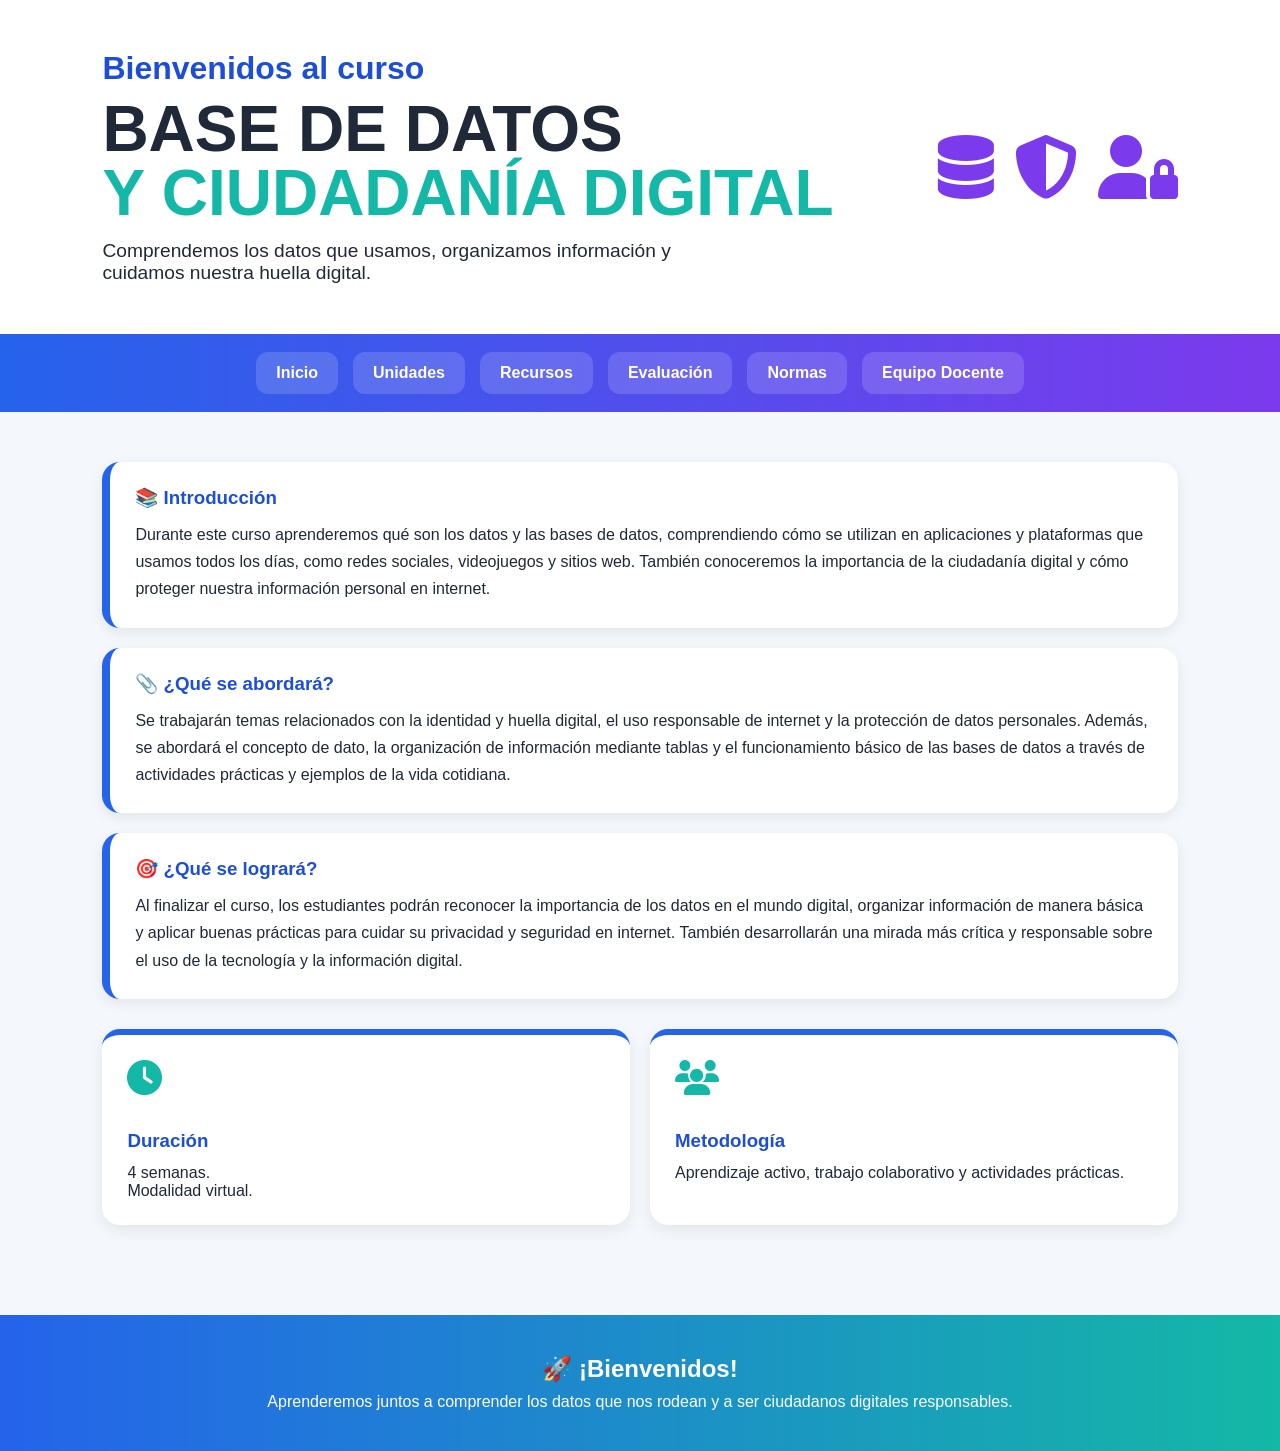
<file: index.html>
<!DOCTYPE html>
<html lang="es">

<head>
    <meta charset="UTF-8">
    <meta name="viewport" content="width=device-width, initial-scale=1.0">
    <title>Base de Datos y Ciudadanía Digital</title>

    <link rel="stylesheet"
        href="https://cdnjs.cloudflare.com/ajax/libs/font-awesome/6.5.2/css/all.min.css">

    <link rel="stylesheet" href="style.css">
</head>

<body>

    <!-- HEADER -->

    <header>

        <div class="header-text">

            <h2>Bienvenidos al curso</h2>

            <h1>
                BASE DE DATOS <br>
                <span>Y CIUDADANÍA DIGITAL</span>
            </h1>

            <p>
                Comprendemos los datos que usamos, organizamos información
                y cuidamos nuestra huella digital.
            </p>

        </div>

        <div class="header-icons">
            <i class="fa-solid fa-database"></i>
            <i class="fa-solid fa-shield-halved"></i>
            <i class="fa-solid fa-user-lock"></i>
        </div>

    </header>

    <!-- MENU -->

    <nav class="menu">

        <a href="#inicio" onclick="mostSec('inicio');">Inicio</a>
        <a href="#unidades" onclick="mostSec('unidades');">Unidades</a>
        <a href="#recursos" onclick="mostSec('recursos');">Recursos</a>
        <a href="#evaluacion" onclick="mostSec('evaluacion')">Evaluación</a>
        <a href="#normas" onclick="mostSec('normas');">Normas</a>
        <a href="#docentes" onclick="mostSec('docentes');">Equipo Docente</a>

    </nav>

    <!-- INICIO -->

    <section id="inicio">
        <div class="intro-cards">

            <div class="intro-card">
                <h3>📚 Introducción</h3>
                <p>
                    Durante este curso aprenderemos qué son los datos y las bases de datos,
                    comprendiendo cómo se utilizan en aplicaciones y plataformas que usamos
                    todos los días, como redes sociales, videojuegos y sitios web. También
                    conoceremos la importancia de la ciudadanía digital y cómo proteger nuestra
                    información personal en internet.
                </p>
            </div>

            <div class="intro-card">
                <h3>📎 ¿Qué se abordará?</h3>
                <p>
                    Se trabajarán temas relacionados con la identidad y huella digital, el uso
                    responsable de internet y la protección de datos personales. Además, se abordará
                    el concepto de dato, la organización de información mediante tablas y el
                    funcionamiento básico de las bases de datos a través de actividades prácticas
                    y ejemplos de la vida cotidiana.
                </p>
            </div>

            <div class="intro-card">
                <h3>🎯 ¿Qué se logrará?</h3>
                <p>
                    Al finalizar el curso, los estudiantes podrán reconocer la importancia de los
                    datos en el mundo digital, organizar información de manera básica y aplicar buenas
                    prácticas para cuidar su privacidad y seguridad en internet. También desarrollarán
                    una mirada más crítica y responsable sobre el uso de la tecnología y la información
                    digital.
                </p>
            </div>

        </div>

        <div class="cards">

            <div class="card">

                <i class="fa-solid fa-clock"></i>

                <h3>Duración</h3>

                <p>
                    4 semanas.<br>
                    Modalidad virtual.
                </p>

            </div>

            <div class="card">

                <i class="fa-solid fa-users"></i>

                <h3>Metodología</h3>

                <p>
                    Aprendizaje activo, trabajo colaborativo
                    y actividades prácticas.
                </p>

            </div>

        </div>

    </section>

    <!-- UNIDADES -->

    <section id="unidades">

        <h2 class="section-title">🗂️ Unidades del Curso</h2>

        <div class="units">

        <details class="unit">

        <summary>🟢 Unidad 1: Ciudadanía Digital</summary>

            <div class="unit-content">

                <ul>
                    <li>Huella digital (Semana 1).</li>
                    <li>Privacidad y protección de datos (Semana 2).</li>
                </ul>

            </div>

        </details>

        <details class="unit">

            <summary>🔵 Unidad 2: Datos y Bases de Datos</summary>

            <div class="unit-content">

                <ul>
                    <li>Datos (Semana 3).</li>
                    <li>Organización de la información (Semana 4).</li>
                </ul>

            </div>

        </details>

        </div>

    </section>

    <!-- Evaluación -->

    <section id="evaluacion">

        <h2 class="section-title">📌 Criterios de Evaluación</h2>

        <div class="units">

            <div class="unit">

                <h3>✔️ Cuestionario y participación en los foros</h3>

                <p>
                    Evaluación de la comprensión teórica de los contenidos mediante
                    cuestionarios, así como la participación activa en los espacios
                    de intercambio y debate del curso. Se tendrá en cuenta la claridad
                    de las respuestas, la reflexión sobre los temas trabajados y la
                    interacción respetuosa con compañeros y docentes.
                </p>

            </div>

            <div class="unit">

                <h3>✔️ Actividades prácticas</h3>

                <p>
                    Resolución de ejercicios y propuestas prácticas orientadas a aplicar
                    los conocimientos adquiridos durante las clases. Se valorará la correcta
                    utilización de herramientas, la lógica empleada en la resolución de
                    problemas y el cumplimiento de las consignas establecidas.
                </p>

            </div>

            <div class="unit">

                <h3>✔️ Tablas de base de datos</h3>

                <p>
                    Diseño, organización y construcción de tablas de bases de datos
                    siguiendo criterios de estructura, relación y normalización básica.
                    Se considerará la correcta definición de campos, tipos de datos y
                    vínculos entre tablas.
                </p>

            </div>

        </div>

    </section>

    <!-- RECURSOS -->

    <section id="recursos">

        <h2 class="section-title">🛠️ Recursos de Apoyo</h2>

        <div class="resources">

            <button class="resource" onclick="mostrarRecurso('videos')">

                <i class="fa-solid fa-video"></i>

                <h3>Videos</h3>

            </button>

            <button class="resource" onclick="mostrarRecurso('lecturas')">

                <i class="fa-solid fa-file-lines"></i>

                <h3>Lecturas</h3>

            </button>

            <button class="resource" onclick="mostrarRecurso('infografias')">

                <i class="fa-solid fa-chart-column"></i>

                <h3>Infografías</h3>

            </button>

        </div>

        <div id="panel-recurso" class="panel-recurso">

            <h3 id="titulo-recurso">
                Selecciona un recurso
            </h3>

            <div id="contenido-recurso">
                Haz clic en uno de los botones para visualizar información.
            </div>

        </div>

    </section>

    <!-- NORMAS -->

    <section id="normas">

        <h2 class="section-title">🤝 Normas de Participación</h2>

        <div class="rules">

            <ul>

                <li>Respetar a compañeros y docentes.</li>

                <li>Participar activamente.</li>

                <li>Cumplir con las entregas.</li>

                <li>Utilizar lenguaje adecuado.</li>

                <li>Cuidar la información personal.</li>

            </ul>

        </div>

    </section>

    <!-- Equipo Docente -->

    <section id="docentes">

        <div class="cards">

            <div class="card">

                <img src="Fotos/Sin foto de perfil.png" alt="Foto de Diana">

                <h3>Diana Leuchuk - Contenidista Digital</h3>

                <p>
                    Diseñadora Tecnopedagógica con experiencia en la creación e
                    implementación de proyectos educativos enfocados en la programación,
                    la robótica y el pensamiento computacional. Especializada en el
                    desarrollo de contenidos didácticos digitales y la gestión de entornos
                    virtuales de aprendizaje interactivos para educación media.
                </p>

                <h4>Canales de conctacto</h4>

                <ul>
                    <li>Mensajería interna en plataforma CREA</li>
                    <li>Espacios de consulta durante clases</li>
                    <li><a href="https://mail.google.com/mail/?view=cm&fs=1&to=dleuchuk@gmail.com" target="_blank">dleuchuk@gmail.com</a></li>
                </ul>


            </div>

            <div class="card">

                <img src="Fotos/Sin foto de perfil.png" alt="Foto de Yhadhira">

                <h3>Yhadhira Buzzo - Tallerista</h3>

                <p>
                    Docente en formación en Informática con experiencia en el diseño
                    y dictado de talleres de programación, robótica y pensamiento computacional.
                    Desarrolla materiales didácticos digitales y gestiona aulas virtuales para
                    el nivel medio.
                </p>

                <h4>Canales de conctacto</h4>

                <ul>
                    <li>Mensajería interna en plataforma CREA</li>
                    <li>Espacios de consulta durante clases</li>
                    <li><a href="https://mail.google.com/mail/?view=cm&fs=1&to=yhadibuzzo6@gmail.com" target="_blank">yhadibuzzo6@gmail.com</a></li>
                </ul>

            </div>

            <div class="card">

                <img src="Fotos/Lucas Rangel.png" alt="Foto de Lucas">

                <h3>Lucas Rangel - Integrador tecnológico</h3>

                <p>
                    Estudiante de profesorado en Informática con experiencia en el diseño e
                    implementación de propuestas educativas vinculadas a la programación, la
                    robótica y el pensamiento computacional. Desarrollo materiales didácticos
                    digitales y entornos virtuales de aprendizaje orientados a la educación media.
                </p>

                <h4>Canales de conctacto</h4>

                <ul>
                    <li>Mensajería interna en plataforma CREA</li>
                    <li>Espacios de consulta durante clases</li>
                    <li><a href="https://mail.google.com/mail/?view=cm&fs=1&to=lucas.rangel@docente.ceibal.edu.uy" target="_blank">lucas.rangel@docente.ceibal.edu.uy</a></li>
                </ul>

            </div>

        </div>

    </section>


    <!-- FOOTER -->

    <footer>

        <h2>🚀 ¡Bienvenidos!</h2>

        <p>
            Aprenderemos juntos a comprender los datos que nos rodean
            y a ser ciudadanos digitales responsables.
        </p>

    </footer>

    <script src="script.js"></script>

</body>

</html>
</file>
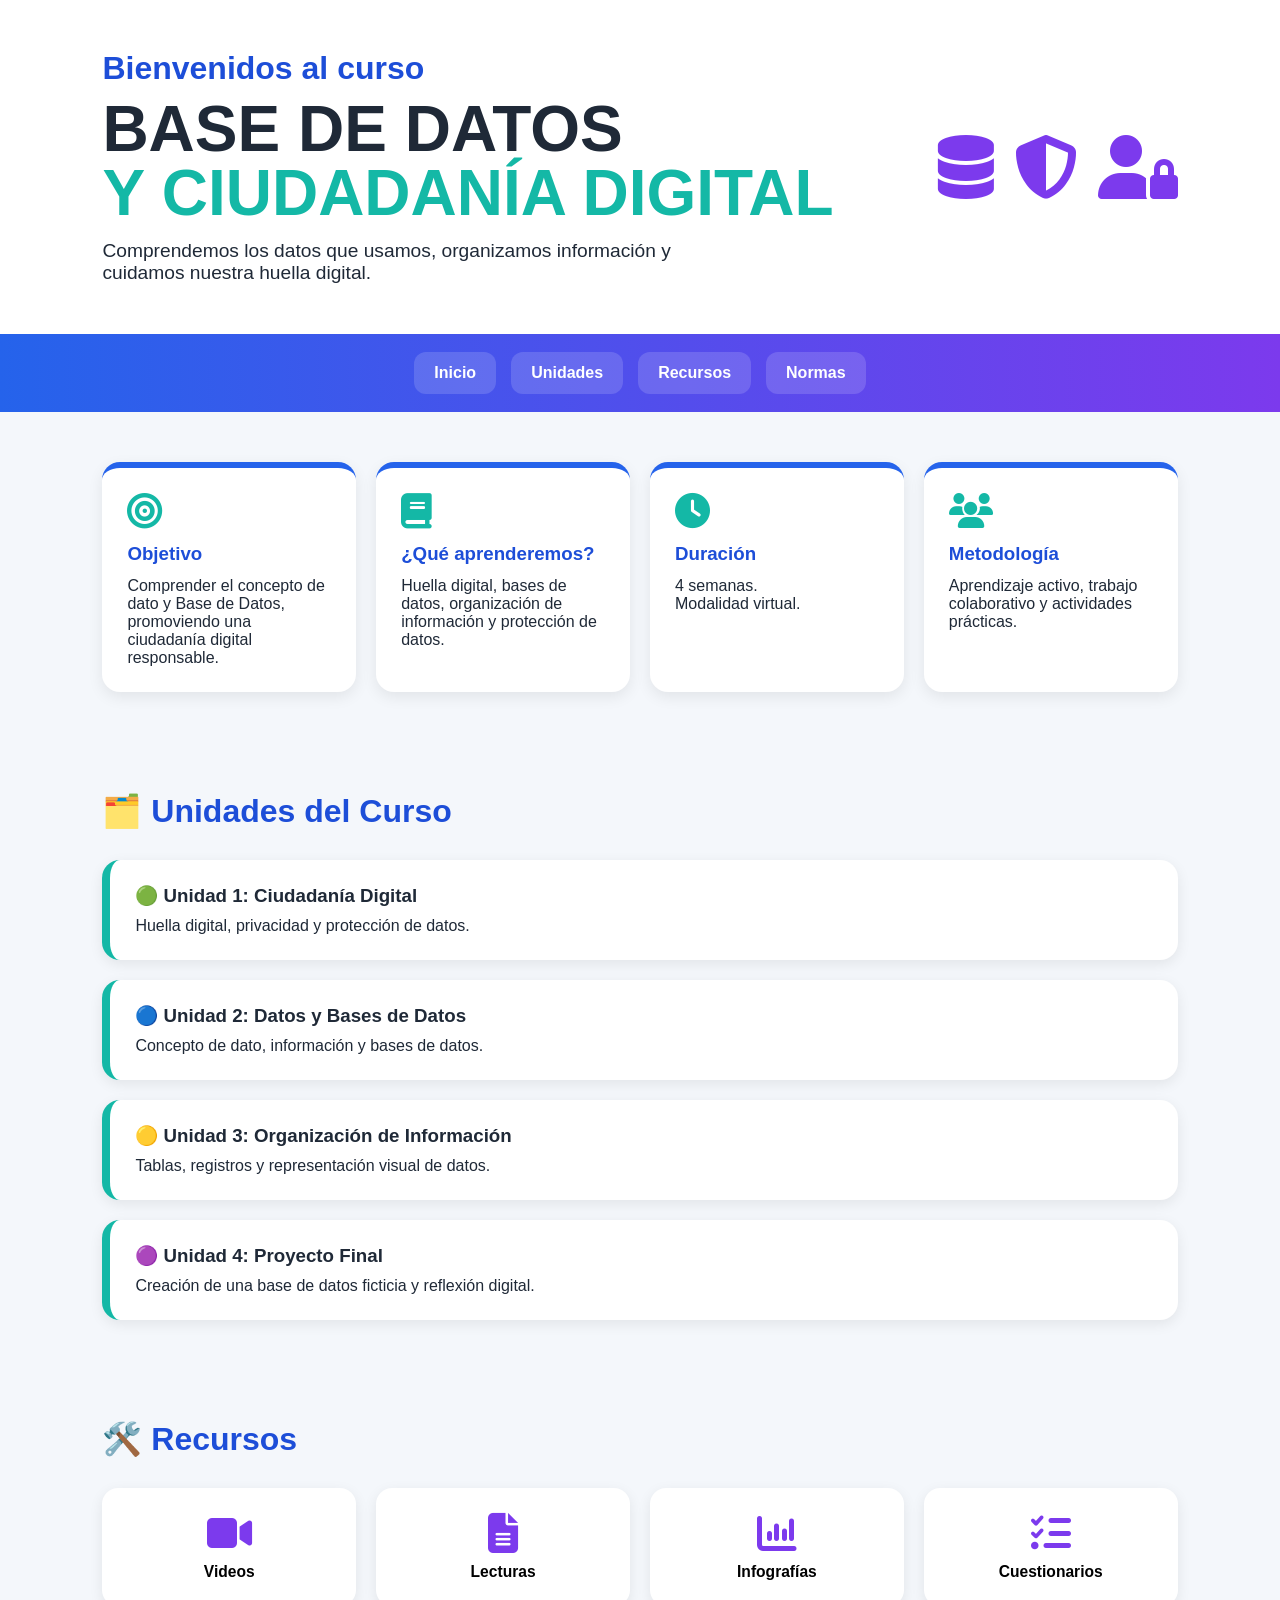
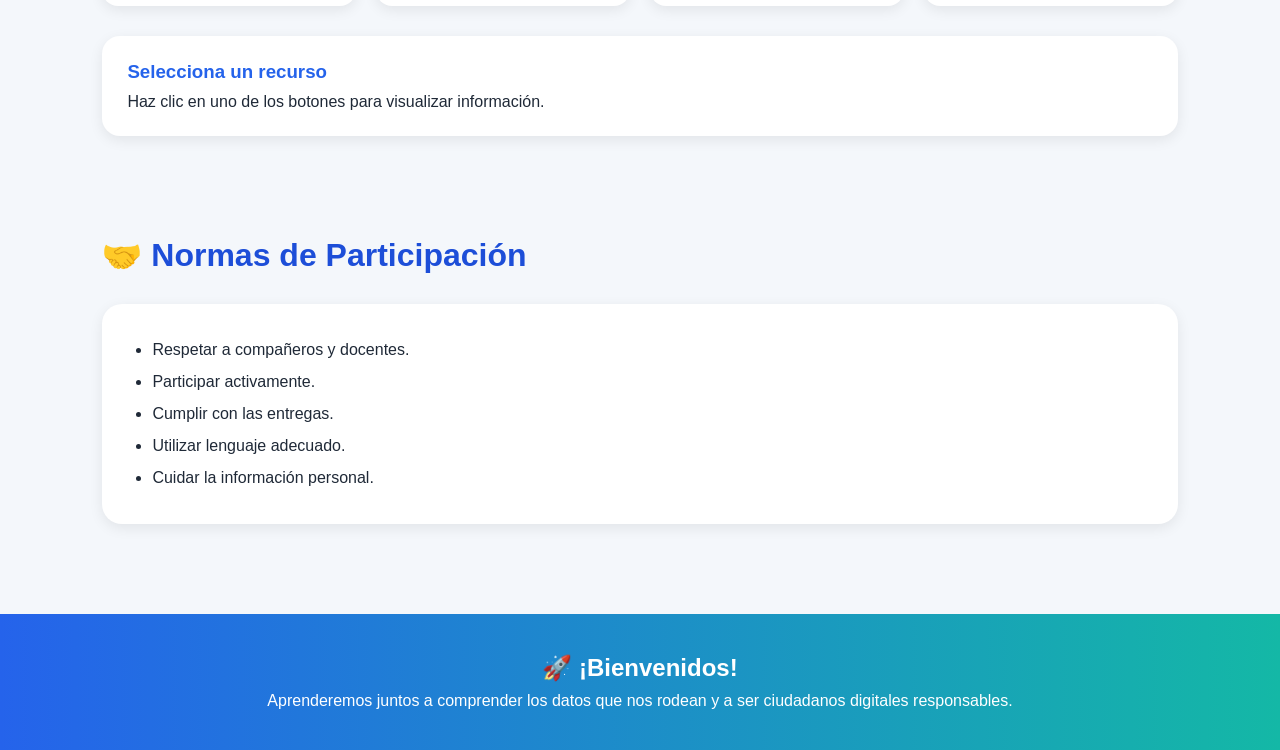
<file: preview.html>
<!DOCTYPE html>
<html lang="es">

<head>
    <meta charset="UTF-8">
    <meta name="viewport" content="width=device-width, initial-scale=1.0">
    <title>Base de Datos y Ciudadanía Digital</title>

    <link rel="stylesheet"
        href="https://cdnjs.cloudflare.com/ajax/libs/font-awesome/6.5.2/css/all.min.css">

    <style>
        * {
            margin: 0;
            padding: 0;
            box-sizing: border-box;
            font-family: "Segoe UI", sans-serif;
        }

        html {
            scroll-behavior: smooth;
        }

        body {
            background: #f4f7fb;
            color: #1f2937;
        }

        /* HEADER */

        header {
            background: white;
            padding: 50px 8%;
            display: flex;
            justify-content: space-between;
            align-items: center;
            flex-wrap: wrap;
            gap: 30px;
        }

        .header-text {
            flex: 1;
        }

        .header-text h2 {
            color: #1d4ed8;
            font-size: 2rem;
            margin-bottom: 10px;
        }

        .header-text h1 {
            font-size: 4rem;
            line-height: 1;
            margin-bottom: 15px;
            font-weight: 900;
        }

        .header-text h1 span {
            color: #14b8a6;
        }

        .header-text p {
            font-size: 1.2rem;
            max-width: 650px;
        }

        .header-icons {
            display: flex;
            gap: 20px;
            font-size: 4rem;
            color: #7c3aed;
        }

        /* NAV */

        .menu {
            background: linear-gradient(90deg, #2563eb, #7c3aed);
            padding: 18px;
            display: flex;
            justify-content: center;
            flex-wrap: wrap;
            gap: 15px;
        }

        .menu a {
            color: white;
            text-decoration: none;
            font-weight: bold;
            background: rgba(255, 255, 255, .15);
            padding: 12px 20px;
            border-radius: 12px;
            transition: .3s;
        }

        .menu a:hover {
            background: rgba(255, 255, 255, .3);
            transform: translateY(-2px);
        }

        /* SECTIONS */

        section {
            padding: 50px 8%;
        }

        .section-title {
            font-size: 2rem;
            margin-bottom: 30px;
            color: #1d4ed8;
        }

        /* CARDS */

        .cards {
            display: grid;
            grid-template-columns: repeat(auto-fit, minmax(230px, 1fr));
            gap: 20px;
        }

        .card {
            background: white;
            padding: 25px;
            border-radius: 18px;
            box-shadow: 0 5px 15px rgba(0, 0, 0, .08);
            border-top: 6px solid #2563eb;
            transition: .3s;
        }

        .card:hover {
            transform: translateY(-5px);
        }

        .card i {
            font-size: 2.2rem;
            margin-bottom: 15px;
            color: #14b8a6;
        }

        .card h3 {
            margin-bottom: 12px;
            color: #1d4ed8;
        }

        /* UNITS */

        .units {
            display: flex;
            flex-direction: column;
            gap: 20px;
        }

        .unit {
            background: white;
            padding: 25px;
            border-radius: 18px;
            box-shadow: 0 4px 14px rgba(0, 0, 0, .08);
            border-left: 8px solid #14b8a6;
        }

        .unit h3 {
            margin-bottom: 10px;
        }

        /* RESOURCES */

        .resources {
            display: grid;
            grid-template-columns: repeat(auto-fit, minmax(180px, 1fr));
            gap: 20px;
        }

        .resource {
            background: white;
            padding: 25px;
            border-radius: 16px;
            text-align: center;
            box-shadow: 0 4px 14px rgba(0, 0, 0, .08);
            border: none;
            cursor: pointer;
            transition: .3s;
        }

        .resource:hover {
            transform: translateY(-5px) scale(1.03);
            background: #eef4ff;
        }

        .resource i {
            font-size: 2.5rem;
            color: #7c3aed;
            margin-bottom: 10px;
        }

        .panel-recurso {
            margin-top: 30px;
            background: white;
            padding: 25px;
            border-radius: 18px;
            box-shadow: 0 4px 14px rgba(0, 0, 0, .08);
            animation: fade .3s ease;
        }

        .panel-recurso h3 {
            color: #2563eb;
            margin-bottom: 10px;
        }

        /* RULES */

        .rules {
            background: white;
            padding: 30px;
            border-radius: 20px;
            box-shadow: 0 4px 14px rgba(0, 0, 0, .08);
        }

        .rules ul {
            padding-left: 20px;
            line-height: 2;
        }

        /* FOOTER */

        footer {
            background: linear-gradient(90deg, #2563eb, #14b8a6);
            color: white;
            text-align: center;
            padding: 40px 20px;
            margin-top: 40px;
        }

        footer h2 {
            margin-bottom: 10px;
        }

        /* ANIMATION */

        @keyframes fade {
            from {
                opacity: 0;
                transform: translateY(10px);
            }

            to {
                opacity: 1;
                transform: translateY(0);
            }
        }

        /* RESPONSIVE */

        @media(max-width:768px) {

            header {
                text-align: center;
            }

            .header-text h1 {
                font-size: 2.5rem;
            }

            .header-icons {
                justify-content: center;
                width: 100%;
            }

        }
    </style>
</head>

<body>

    <!-- HEADER -->

    <header>

        <div class="header-text">

            <h2>Bienvenidos al curso</h2>

            <h1>
                BASE DE DATOS <br>
                <span>Y CIUDADANÍA DIGITAL</span>
            </h1>

            <p>
                Comprendemos los datos que usamos, organizamos información
                y cuidamos nuestra huella digital.
            </p>

        </div>

        <div class="header-icons">
            <i class="fa-solid fa-database"></i>
            <i class="fa-solid fa-shield-halved"></i>
            <i class="fa-solid fa-user-lock"></i>
        </div>

    </header>

    <!-- MENU -->

    <nav class="menu">

        <a href="#inicio">Inicio</a>
        <a href="#unidades">Unidades</a>
        <a href="#recursos">Recursos</a>
        <a href="#normas">Normas</a>

    </nav>

    <!-- INICIO -->

    <section id="inicio">

        <div class="cards">

            <div class="card">

                <i class="fa-solid fa-bullseye"></i>

                <h3>Objetivo</h3>

                <p>
                    Comprender el concepto de dato y Base de Datos,
                    promoviendo una ciudadanía digital responsable.
                </p>

            </div>

            <div class="card">

                <i class="fa-solid fa-book"></i>

                <h3>¿Qué aprenderemos?</h3>

                <p>
                    Huella digital, bases de datos, organización
                    de información y protección de datos.
                </p>

            </div>

            <div class="card">

                <i class="fa-solid fa-clock"></i>

                <h3>Duración</h3>

                <p>
                    4 semanas.<br>
                    Modalidad virtual.
                </p>

            </div>

            <div class="card">

                <i class="fa-solid fa-users"></i>

                <h3>Metodología</h3>

                <p>
                    Aprendizaje activo, trabajo colaborativo
                    y actividades prácticas.
                </p>

            </div>

        </div>

    </section>

    <!-- UNIDADES -->

    <section id="unidades">

        <h2 class="section-title">🗂️ Unidades del Curso</h2>

        <div class="units">

            <div class="unit">

                <h3>🟢 Unidad 1: Ciudadanía Digital</h3>

                <p>
                    Huella digital, privacidad y protección de datos.
                </p>

            </div>

            <div class="unit">

                <h3>🔵 Unidad 2: Datos y Bases de Datos</h3>

                <p>
                    Concepto de dato, información y bases de datos.
                </p>

            </div>

            <div class="unit">

                <h3>🟡 Unidad 3: Organización de Información</h3>

                <p>
                    Tablas, registros y representación visual de datos.
                </p>

            </div>

            <div class="unit">

                <h3>🟣 Unidad 4: Proyecto Final</h3>

                <p>
                    Creación de una base de datos ficticia y reflexión digital.
                </p>

            </div>

        </div>

    </section>

    <!-- RECURSOS -->

    <section id="recursos">

        <h2 class="section-title">🛠️ Recursos</h2>

        <div class="resources">

            <button class="resource" onclick="mostrarRecurso('videos')">

                <i class="fa-solid fa-video"></i>

                <h3>Videos</h3>

            </button>

            <button class="resource" onclick="mostrarRecurso('lecturas')">

                <i class="fa-solid fa-file-lines"></i>

                <h3>Lecturas</h3>

            </button>

            <button class="resource" onclick="mostrarRecurso('infografias')">

                <i class="fa-solid fa-chart-column"></i>

                <h3>Infografías</h3>

            </button>

            <button class="resource" onclick="mostrarRecurso('cuestionarios')">

                <i class="fa-solid fa-list-check"></i>

                <h3>Cuestionarios</h3>

            </button>

        </div>

        <div id="panel-recurso" class="panel-recurso">

            <h3 id="titulo-recurso">
                Selecciona un recurso
            </h3>

            <p id="contenido-recurso">
                Haz clic en uno de los botones para visualizar información.
            </p>

        </div>

    </section>

    <!-- NORMAS -->

    <section id="normas">

        <h2 class="section-title">🤝 Normas de Participación</h2>

        <div class="rules">

            <ul>

                <li>Respetar a compañeros y docentes.</li>

                <li>Participar activamente.</li>

                <li>Cumplir con las entregas.</li>

                <li>Utilizar lenguaje adecuado.</li>

                <li>Cuidar la información personal.</li>

            </ul>

        </div>

    </section>

    <!-- FOOTER -->

    <footer>

        <h2>🚀 ¡Bienvenidos!</h2>

        <p>
            Aprenderemos juntos a comprender los datos que nos rodean
            y a ser ciudadanos digitales responsables.
        </p>

    </footer>

    <!-- SCRIPT -->

    <script>

        function mostrarRecurso(tipo) {

            const titulo = document.getElementById("titulo-recurso");
            const contenido = document.getElementById("contenido-recurso");

            if (tipo === "videos") {

                titulo.innerHTML = "🎥 Videos Educativos";

                contenido.innerHTML =
                    "Aquí encontrarás videos relacionados con ciudadanía digital y bases de datos.";

            }

            else if (tipo === "lecturas") {

                titulo.innerHTML = "📄 Lecturas";

                contenido.innerHTML =
                    "Materiales teóricos y presentaciones para complementar el aprendizaje.";

            }

            else if (tipo === "infografias") {

                titulo.innerHTML = "📊 Infografías";

                contenido.innerHTML =
                    "Recursos visuales para comprender conceptos importantes del curso.";

            }

            else if (tipo === "cuestionarios") {

                titulo.innerHTML = "📝 Cuestionarios";

                contenido.innerHTML =
                    "Actividades interactivas para evaluar lo aprendido en cada unidad.";

            }

        }

    </script>

</body>

</html>
</file>
<file: style.css>
* {
    margin: 0;
    padding: 0;
    box-sizing: border-box;
    font-family: "Segoe UI", sans-serif;
}

html {
    scroll-behavior: smooth;
}

body {
    background: #f4f7fb;
    color: #1f2937;
}

/* HEADER */

header {
    background: rgb(255, 255, 255);
    padding: 50px 8%;
    display: flex;
    justify-content: space-between;
    align-items: center;
    flex-wrap: wrap;
    gap: 30px;
}

.header-text {
    flex: 1;
}

.header-text h2 {
    color: #1d4ed8;
    font-size: 2rem;
    margin-bottom: 10px;
}

.header-text h1 {
    font-size: 4rem;
    line-height: 1;
    margin-bottom: 15px;
    font-weight: 900;
}

.header-text h1 span {
    color: #14b8a6;
}

.header-text p {
    font-size: 1.2rem;
    max-width: 650px;
}

.header-icons {
    display: flex;
    gap: 20px;
    font-size: 4rem;
    color: #7c3aed;
}

/* NAV */

.menu {
    background: linear-gradient(90deg, #2563eb, #7c3aed);
    padding: 18px;
    display: flex;
    justify-content: center;
    flex-wrap: wrap;
    gap: 15px;
}

.menu a {
    color: white;
    text-decoration: none;
    font-weight: bold;
    background: rgba(255, 255, 255, .15);
    padding: 12px 20px;
    border-radius: 12px;
    transition: .3s;
}

.menu a:hover {
    background: rgba(255, 255, 255, .3);
    transform: translateY(-2px);
}

/* SECTIONS */

section {
    padding: 50px 8%;
}

.section-title {
    font-size: 2rem;
    margin-bottom: 30px;
    color: #1d4ed8;
}

/* CARDS */

.cards {
    display: grid;
    grid-template-columns: repeat(auto-fit, minmax(230px, 1fr));
    gap: 20px;
}

.card {
    background: white;
    padding: 25px;
    border-radius: 18px;
    box-shadow: 0 5px 15px rgba(0, 0, 0, .08);
    border-top: 6px solid #2563eb;
    transition: .3s;
}

.card:hover {
    transform: translateY(-5px);
}

.card i {
    font-size: 2.2rem;
    margin-bottom: 15px;
    color: #14b8a6;
}

.card img{
    width: 100%;
    height: 220px;
    object-fit: cover;
    border-radius: 15px;
    display: block;
    transition: transform .3s ease, box-shadow .3s ease;
}

.card h3 {
    margin-bottom: 12px;
    margin-top: 20px;
    color: #1d4ed8;
}

.card h4 {
    margin-top: 10px;
    margin-bottom: 12px;
    color: #1d4ed8;
}

.card ul{
    margin-left: 30px;   /* Elimina el margen externo */
}

.card li{
    word-wrap: break-word;
    overflow-wrap: break-word;
}

.card a{
    word-wrap: break-word;
    overflow-wrap: break-word;
}

/* CARDS DESTACADAS DE INICIO */

.intro-cards{
    display:flex;
    flex-direction:column;
    gap:20px;
    margin-bottom:30px;
}

.intro-card{
    background:white;
    padding:25px;
    border-radius:18px;

    box-shadow:0 4px 14px rgba(0,0,0,.08);

    border-left:8px solid #2563eb;

    transition:.3s;
}

.intro-card:hover{
    transform:translateY(-3px);
}

.intro-card h3{
    color:#1d4ed8;
    margin-bottom:12px;
}

.intro-card p{
    line-height:1.7;
}

/* UNITS */

.units {
    display: flex;
    flex-direction: column;
    gap: 20px;
}

.unit {
    background: white;
    padding: 25px;
    border-radius: 18px;
    box-shadow: 0 4px 14px rgba(0, 0, 0, .08);
    border-left: 8px solid #14b8a6;
}

.unit h3 {
    margin-bottom: 10px;
}

/* UNIDADES DESPLEGABLES */

.unit {
    background: white;
    border-radius: 18px;
    box-shadow: 0 4px 14px rgba(0, 0, 0, .08);
    border-left: 8px solid #2563eb; /* Marco azul */
    overflow: hidden;
    transition: .3s;
}

.unit:hover {
    transform: translateY(-3px);
}

.unit summary {
    list-style: none;
    cursor: pointer;
    padding: 10px;
    font-size: 1.1rem;
    font-weight: bold;
    color: #1d4ed8;
    display: flex;
    justify-content: space-between;
    align-items: center;
}

.unit summary::-webkit-details-marker {
    display: none;
}

.unit summary::after {
    content: "▼";
    font-size: 0.9rem;
    transition: transform .3s;
}

.unit[open] summary::after {
    transform: rotate(180deg);
}

.unit-content {
    padding: 0 25px 25px 25px;
    animation: fade .3s ease;
}

/* RESOURCES */

.resources {
    display: grid;
    grid-template-columns: repeat(auto-fit, minmax(180px, 1fr));
    gap: 20px;
}

.resource {
    background: white;
    padding: 25px;
    border-radius: 16px;
    text-align: center;
    box-shadow: 0 4px 14px rgba(0, 0, 0, .08);
    border: none;
    cursor: pointer;
    transition: .3s;
}

.resource:hover {
    transform: translateY(-5px) scale(1.03);
    background: #eef4ff;
}

.resource i {
    font-size: 2.5rem;
    color: #7c3aed;
    margin-bottom: 10px;
}

.panel-recurso {
    margin-top: 30px;
    background: white;
    padding: 25px;
    border-radius: 18px;
    box-shadow: 0 4px 14px rgba(0, 0, 0, .08);
    animation: fade .3s ease;
}

.panel-recurso h3 {
    color: #2563eb;
    margin-bottom: 10px;
    text-align: center;
}

/* RULES */

.rules {
    background: white;
    padding: 30px;
    border-radius: 20px;
    box-shadow: 0 4px 14px rgba(0, 0, 0, .08);
}

.rules ul {
    padding-left: 20px;
    line-height: 2;
}

/* FOOTER */

footer {
    background: linear-gradient(90deg, #2563eb, #14b8a6);
    color: white;
    text-align: center;
    padding: 40px 20px;
    margin-top: 40px;
}

footer h2 {
    margin-bottom: 10px;
}

iframe{
    border-radius: 15px;
    max-width: 100%;
}

.videos-grid{
    display: grid;
    grid-template-columns: repeat(auto-fit, minmax(300px, 1fr));
    gap: 20px;
    margin-top: 20px;
}

.video-card{
    background: rgba(255,255,255,0.05);
    padding: 15px;
    border-radius: 15px;
}

.video-card h3{
    margin-bottom: 10px;
}

.video-card iframe{
    width: 100%;
    height: 250px;

    border: none;
    border-radius: 15px;

    box-shadow: 0 4px 15px rgba(0,0,0,0.3);
}

.pdf-card h3{
    margin-bottom: 10px;
}

.pdf-card iframe{
    width: 100%;
    height: 550px;

    border: none;
    border-radius: 15px;

    box-shadow: 0 4px 15px rgba(0,0,0,0.3);
}

/* ANIMATION */

@keyframes fade {
    from {
        opacity: 0;
        transform: translateY(10px);
    }

    to {
        opacity: 1;
        transform: translateY(0);
    }
}

/* RESPONSIVE */

@media(max-width:768px) {

    header {
        text-align: center;
    }

    .header-text h1 {
        font-size: 2.5rem;
    }

    .header-icons {
        justify-content: center;
        width: 100%;
    }

}
</file>
